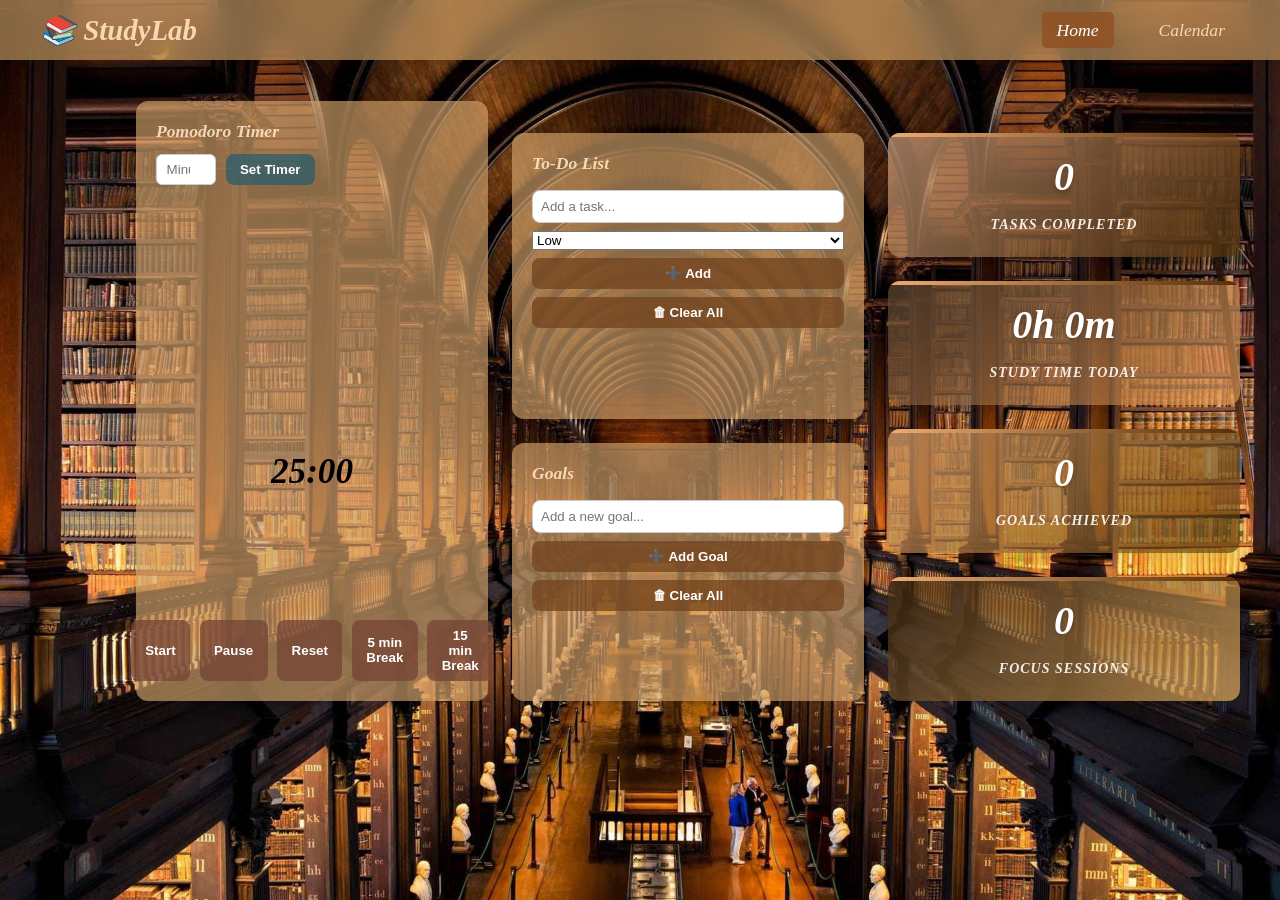
<file: index.html>
<!DOCTYPE html>
<html lang="en">
<head>
  <meta charset="utf-8" />
  <meta name="viewport" content="width=device-width,initial-scale=1" />
  <title>Study Dashboard</title>
  <link rel="stylesheet" href="dashb.css" />
</head>
<body>
  <div class="dashboard">
    <main class="main-content">
      <header>
        <button id="darkModeToggle" aria-label="Toggle dark mode">🌙</button>
      </header>

      <!-- Modern Navbar -->
  <nav class="navbar">
    <div class="nav-content">
      <div class="logo">
        <a href="index.html">📚 StudyLab</a>
      </div>
      <ul class="menu-list">
        <div class="icon cancel-btn">
          <i class="fas fa-times">×</i>
        </div>
        <li><a href="index.html" class="active">Home</a></li>
        <li><a href="calendar.html">Calendar</a></li>
      </ul>
      <div class="icon menu-btn">
        <i class="fas fa-bars">☰</i>
      </div>
    </div>
  </nav>

      <section class="cards-container">
        <!-- Pomodoro Timer Card -->
        <article class="card" id="pomodoroCard">
          <h2>Pomodoro Timer</h2>
          <div class="pomodoro-inputs">
            <input type="number" id="pomodoro-minutes" placeholder="Minutes" min="1" />
            <button id="setTimerBtn">Set Timer</button>
          </div>
          <div class="progress-ring-container">
            <svg class="progress-ring" width="120" height="120">
              <circle class="progress-ring__circle" stroke="#CDB599" stroke-width="8" fill="transparent" r="54" cx="60" cy="60"/>
            </svg>
            <div id="timer" aria-live="polite">25:00</div>
          </div>
          <div class="pomodoro-controls">
            <button id="startTimer">Start</button>
            <button id="pauseTimer">Pause</button>
            <button id="resetTimer">Reset</button>
            <button id="shortBreak">5 min Break</button>
            <button id="longBreak">15 min Break</button>
          </div>
        </article>

        <!-- Bottom Section for To-Do & Goals -->
        <section class="bottom-section">
          <!-- To-Do Box -->
          <article class="card todo-card">
            <h2>To-Do List</h2>
            <ul id="todo-list"></ul>
            <input type="text" id="todo-input" placeholder="Add a task..." />
            <select id="priority-select">
              <option value="low">Low </option>
              <option value="medium">Medium </option>
              <option value="high">High </option>
            </select>
            <button id="add-todo-btn">➕ Add</button>
            <button id="clear-todo-btn">🗑 Clear All</button>
          </article>

          <!-- Goals Box -->
          <article class="card goals-card">
            <h2>Goals</h2>
            <div id="goals-list"></div>
            <input type="text" id="goals-input" placeholder="Add a new goal..." />
            <button id="add-goal-btn">➕ Add Goal</button>
            <button id="clear-goal-btn">🗑 Clear All</button>
          </article>
        </section>

        <!-- Stats Section -->
      <section class="stats-section">
        <div class="card stat-card">
          <div class="stat-value" id="completed-tasks">0</div>
          <div class="stat-label">Tasks Completed</div>
        </div>
        <div class="card stat-card">
          <div class="stat-value" id="study-time">0h 0m</div>
          <div class="stat-label">Study Time Today</div>
        </div>
        <div class="card stat-card">
          <div class="stat-value" id="goals-achieved">0</div>
          <div class="stat-label">Goals Achieved</div>
        </div>
        <div class="card stat-card">
          <div class="stat-value" id="focus-sessions">0</div>
          <div class="stat-label">Focus Sessions</div>
        </div>
      </section>
    </main>
  </div>


  <script src="dashb.js"></script>
</body>
</html>
</file>
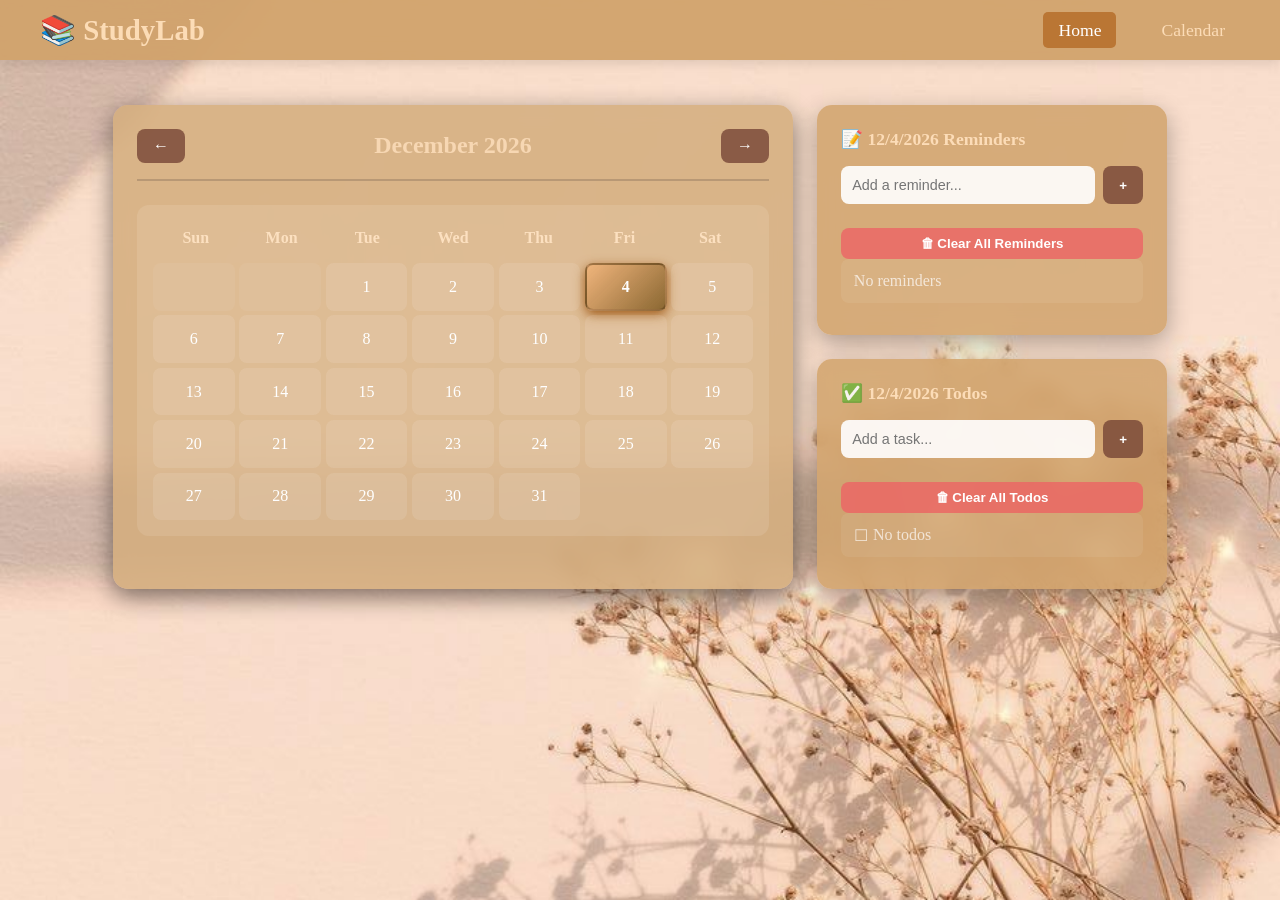
<file: calendar.html>
<!DOCTYPE html>
<html lang="en">
<head>
    <meta charset="UTF-8">
    <meta name="viewport" content="width=device-width, initial-scale=1.0">
    <title>Study Calendar</title>
    <link rel="stylesheet" href="calendar.css">
</head>
<body>

    <!-- Modern Navbar -->
  <nav class="navbar">
    <div class="nav-content">
      <div class="logo">
        <a href="index.html">📚 StudyLab</a>
      </div>
      <ul class="menu-list">
        <div class="icon cancel-btn">
          <i class="fas fa-times">×</i>
        </div>
        <li><a href="index.html" class="active">Home</a></li>
        <li><a href="calendar.html">Calendar</a></li>
      </ul>
      <div class="icon menu-btn">
        <i class="fas fa-bars">☰</i>
      </div>
    </div>
  </nav>

    <div class="container">
        <div class="calendar-container">
            <div class="calendar-header">
                <button id="prev-month" class="nav-btn">←</button>
                <h2 id="month-year">August 2024</h2>
                <button id="next-month" class="nav-btn">→</button>
            </div>
            
            
            <div class="calendar">
                <div class="day-names">
                    <span>Sun</span>
                    <span>Mon</span>
                    <span>Tue</span>
                    <span>Wed</span>
                    <span>Thu</span>
                    <span>Fri</span>
                    <span>Sat</span>
                </div>
                <div class="days" id="days">
                    <!-- JS will fill in the days here -->
                </div>
            </div>
        </div>

        <div class="side-panel">
            <div class="reminder-container card">
                <h3>📝 Today's Reminders</h3>
                <div class="reminder-input">
                    <input type="text" id="reminder-input" placeholder="Add a reminder...">
                    <button id="add-reminder" class="add-btn">+</button>
                </div>

                <button class="clear-btn" onclick="clearAllReminders()">🗑 Clear All Reminders</button>
                <ul id="reminder-list">
                    <!-- Reminders go here -->
                </ul>
            </div>


            <div class="todo-container card">
                <h3>✅ To Do List</h3>
                <div class="todo-input">
                    <input type="text" id="todo-input" placeholder="Add a task...">
                    <button id="add-todo" class="add-btn">+</button>
                </div>
                <button class="clear-btn" onclick="clearAllTodos()">🗑 Clear All Todos</button>
                <ul id="todo-list">
                    <!-- To-dos go here -->
                </ul>
            </div>
        </div>
    </div>

    <script src="calendar.js"></script>
</body>
</html>
</file>
<file: dashb.css>
/* ===== Reset ===== */
* { box-sizing: border-box; margin: 0; padding: 0; }

/* ===== Body & Background ===== */
body {
  font-family: fantasy;
  font-style: italic;
  min-height: 100vh;
  background-color: #000000;
  background-image: url('assets/images/study.jpg');
  background-size: cover;
  background-position: center;
  background-repeat: no-repeat;
  display: flex;
  justify-content: flex-start;
  align-items: flex-start;
  padding: 2rem;
}

/* ===== Dashboard Layout ===== */
.dashboard {
  width: 100%;
  max-width: 1200px;
  margin: 0 auto;
  position: relative;
}

/* ===== Header ===== */
header {
  display: flex;
  justify-content: space-between;
  align-items: center;
  margin-bottom: 2rem;
}

header h1 { font-size: 2rem; color: #d3ae79; }

#darkModeToggle {
  padding: 0.5rem 0.8rem;
  font-size: 1.1rem;
  cursor: pointer;
  border-radius: 8px;
  border: none;
  background: rgba(0,0,0,0.06);
}

/* Main content spacing */
.main-content { margin-left: 6rem; }

/* Cards */
.cards-container {
  display: grid;
  grid-template-columns: repeat(auto-fit, minmax(250px, 1fr));
  gap: 1.5rem;
}

/* Card styling */
.card {
  background: rgba(209, 163, 108, 0.654);
  border-radius: 12px;
  padding: 1.25rem;
  box-shadow: 0 8px 18px rgba(0,0,0,0.08);
  display: flex;
  flex-direction: column;
  gap: 0.75rem;
}

.card h2 { color: #ffe0bcec; font-size: 1.1rem; }

/* Pomodoro timer styling */
#timer {
  font-size: 2.2rem;
  font-weight: bold;
  text-align: center;
  padding: 0.6rem 0;
}

/* controls */
.pomodoro-controls {
  display: flex;
  justify-content: center;
  gap: 0.6rem;
}

.pomodoro-controls button {
  padding: 0.5rem 0.9rem;
  border-radius: 8px;
  border: none;
  cursor: pointer;
  background: #764535c2;
  color: rgb(255, 255, 255);
  font-weight: 600;
}

.pomodoro-controls button:active { transform: translateY(1px); }

/* Dark mode */
body.dark-mode {
  background-color: #11121a;
  color: #e6e6e6;
}

body.dark-mode .card {
  background: rgba(57, 34, 5, 0.742);
  box-shadow: 0 8px 18px rgba(0, 0, 0, 0.935);
}

body.dark-mode #darkModeToggle { 
  background: rgba(255,255,255,0.06); 
  color: #fff; 
}

body.dark-mode .pomodoro-controls button {
  padding: 0.5rem 0.9rem;
  border-radius: 8px;
  border: none;
  cursor: pointer;
  background: #1c0e02c0;
  color: rgb(255, 255, 255);
  font-weight: 600;
}

body.dark-mode .bottom-section button {
  padding: 0.5rem;
  border-radius: 8px;
  border: none;
  cursor: pointer;
  background-color: #1c0e02c0;
  color: white;
  font-weight: 600;
}

body.dark-mode .stat-card {
  background: linear-gradient(135deg, #2c1504bc, #814c13e8);
  border-radius: 12px;
  padding: 1.5rem;
  box-shadow: 0 8px 18px rgba(0,0,0,0.08);
  transition: all 0.3s ease;
  text-align: center;
  position: relative;
  overflow: hidden;
}

/* ===== Bottom Section (To-Do & Goals) ===== */
.bottom-section {
  display: flex;
  gap: 1.5rem;
  margin-top: 2rem;
  flex-wrap: wrap;
}

.bottom-section .card {
  flex: 1 1 300px;
  display: flex;
  flex-direction: column;
  gap: 0.5rem;
}

.bottom-section input[type="text"] {
  padding: 0.5rem;
  border-radius: 8px;
  border: 1px solid #ccc;
}

.bottom-section button {
  padding: 0.5rem;
  border-radius: 8px;
  border: none;
  cursor: pointer;
  background-color: #73431cc0;
  color: white;
  font-weight: 600;
}

.bottom-section button:active {
  transform: translateY(1px);
}

.bottom-section ul {
  list-style: none;
  padding-left: 0;
  max-height: 150px;
  overflow-y: auto;
}

.bottom-section li {
  padding: 0.3rem 0;
  display: flex;
  align-items: center;
  gap: 0.5rem;
}

/* ---- Buttons hover / active ---- */
button {
  transition: all 0.2s ease;
}

button:hover {
  transform: scale(1.05);
  box-shadow: 0 4px 15px rgba(0,0,0,0.2);
}

button:active {
  transform: scale(0.97);
}

/* ---- Pomodoro input ---- */
.pomodoro-inputs {
  display: flex;
  gap: 0.6rem;
  margin-bottom: 0.8rem;
}

.pomodoro-inputs input {
  width: 60px;
  padding: 0.4rem 0.6rem;
  border-radius: 6px;
  border: 1px solid #ccc;
}

/* ---- Goals card ---- */
.goals-container {
  display: flex;
  flex-direction: column;
  gap: 0.5rem;
}

.goal-item {
  background: linear-gradient(120deg, #f1dcbd, #d7973d);
  padding: 0.6rem 0.8rem;
  border-radius: 10px;
  margin-bottom: 0.5rem;
  display: flex;
  justify-content: space-between;
  align-items: center;
  font-weight: 500;
  transition: transform 0.15s ease, box-shadow 0.15s ease;
}

.goal-item:hover {
  transform: translateY(-2px);
  box-shadow: 0 6px 12px rgba(0,0,0,0.15);
}

.goal-item.done {
  opacity: 0.6;
  text-decoration: line-through;
}

.goal-item button {
  background: #CDB599;
  border: none;
  color: white;
  border-radius: 5px;
  cursor: pointer;
  padding: 0.2rem 0.5rem;
  transition: background 0.2s ease;
}

.goal-item button:hover {
  background: #a68967;
}

/* ---- Set Timer Button ---- */
#setTimerBtn {
  padding: 0.5rem 0.9rem;
  background: #1b5872a5;
  color: #fff;
  border: none;
  border-radius: 8px;
  font-weight: 600;
  cursor: pointer;
  transition: all 0.2s ease;
}

#setTimerBtn:hover {
  background: #a5a58d;
  transform: translateY(-2px) scale(1.05);
  box-shadow: 0 6px 12px rgba(0,0,0,0.15);
}

#setTimerBtn:active {
  transform: scale(0.97);
  box-shadow: 0 3px 6px rgba(0,0,0,0.1);
}

@keyframes pulse {
  0% { transform: scale(1); }
  50% { transform: scale(1.06); }
  100% { transform: scale(1); }
}

.progress-ring-container { 
  position: relative; 
  width: 120px; 
  height: 180px; 
  margin: auto; 
}

.progress-ring { 
  transform: rotate(-90deg); 
}

.progress-ring circle {
  stroke: #5a49dbcd;
  stroke-width: 10;
  fill: transparent;
  transition: stroke-dashoffset 0.35s;
  transform: rotate(-90deg);
  transform-origin: 50% 50%;
}

.priority-tag {
  padding: 0.2rem 0.5rem;
  border-radius: 4px;
  font-size: 0.75rem;
  font-weight: 600;
  margin-left: auto;
  color: white;
  text-transform: uppercase;
}

.priority-tag.high { background-color: #ed6565e8; }
.priority-tag.medium { background-color: #5ea3f3d6; }
.priority-tag.low { background-color: #67d96bcd; }

/* ===== Stats Section ===== */
.stats-section {
  display: grid;
  grid-template-columns: repeat(auto-fit, minmax(220px, 1fr));
  gap: 1.5rem;
  margin-top: 2rem;
}

.stat-card {
  background: linear-gradient(135deg, #cc9c79bc, #522f09be);
  border-radius: 12px;
  padding: 1.5rem;
  box-shadow: 0 8px 18px rgba(0,0,0,0.08);
  transition: all 0.3s ease;
  text-align: center;
  position: relative;
  overflow: hidden;
}

.stat-card::before {
  content: '';
  position: absolute;
  top: 0;
  left: 0;
  right: 0;
  height: 4px;
  background: linear-gradient(90deg, #edac70, #522f09);
}

.stat-card:nth-child(2) {
  background: linear-gradient(135deg, #5c4530b4, #e09957a5);
}

.stat-card:nth-child(3) {
  background: linear-gradient(135deg, #cd9663c5, #563a06ac);
}

.stat-card:nth-child(4) {
  background: linear-gradient(135deg, #3d260db8, #d6a35bc1);
}

.stat-card:hover {
  transform: translateY(-5px);
  box-shadow: 0 12px 25px rgba(0,0,0,0.15);
}

.stat-value {
  font-size: 2.5rem;
  font-weight: 800;
  color: white;
  margin-bottom: 0.5rem;
  text-shadow: 0 2px 4px rgba(0, 0, 0, 0.2);
  line-height: 1;
}

.stat-label {
  font-size: 0.875rem;
  color: rgba(255, 255, 255, 0.9);
  text-transform: uppercase;
  letter-spacing: 1px;
  font-weight: 600;
}

/* Dark mode adjustments for stats */
body.dark-mode .stat-card {
  box-shadow: 0 8px 18px rgba(0, 0, 0, 0.935);
}

/* Animation for stat updates */
.stat-value {
  transition: all 0.5s ease-in-out;
}

.stat-value.updated {
  animation: statPulse 0.6s ease-in-out;
}

@keyframes statPulse {
  0% { transform: scale(1); }
  50% { transform: scale(1.1); }
  100% { transform: scale(1); }
}

/* Icon version with icons */
.stat-card.with-icon {
  display: flex;
  flex-direction: column;
  align-items: center;
  justify-content: center;
}

.stat-icon {
  font-size: 2rem;
  margin-bottom: 1rem;
  opacity: 0.9;
}

/* Alternative minimalist design for stats */
.stat-card.minimalist {
  background: rgba(209, 163, 108, 0.654);
  border-left: 4px solid #5a49db;
}

body.dark-mode .stat-card.minimalist {
  background: rgba(74, 54, 6, 0.742);
  border-left-color: #7a6de0;
}

.stat-card.minimalist .stat-value {
  color: #ffe0bcec;
}

.stat-card.minimalist .stat-label {
  color: rgba(255, 255, 255, 0.8);
}

.stat-card.minimalist:nth-child(2) {
  border-left-color: #ff9a3d;
}

.stat-card.minimalist:nth-child(3) {
  border-left-color: #67d96b;
}

.stat-card.minimalist:nth-child(4) {
  border-left-color: #5ea3f3;
}

/* Responsive adjustments */
@media (max-width: 768px) {
  .stats-section {
    grid-template-columns: repeat(2, 1fr);
    gap: 1rem;
  }
  
  .stat-card {
    padding: 1.25rem;
  }
  
  .stat-value {
    font-size: 2rem;
  }
  
  .main-content {
    margin-left: 0;
  }
}

@media (max-width: 480px) {
  .stats-section {
    grid-template-columns: 1fr;
  }
  
  body {
    padding: 1rem;
  }
}
/* ===== Modern Navbar Styles ===== */
.navbar {
  position: fixed;
  top: 0;
  left: 0;
  width: 100%;
  padding: 0 20px;
  background: rgba(209, 164, 108, 0.615);
  box-shadow: 0 4px 10px rgba(0, 0, 0, 0.1);
  z-index: 1000;
  backdrop-filter: blur(10px);
}

.nav-content {
  max-width: 1200px;
  margin: 0 auto;
  display: flex;
  align-items: center;
  justify-content: space-between;
  height: 60px;
}

.logo a {
  font-size: 1.8rem;
  font-weight: 700;
  color: #ffe0bcec;
  text-decoration: none;
  display: flex;
  align-items: center;
  gap: 0.5rem;
}

.menu-list {
  display: flex;
  align-items: center;
  list-style: none;
}

.menu-list li {
  margin-left: 30px;
}

.menu-list li a {
  color: #ffe0bcec;
  text-decoration: none;
  font-size: 1.1rem;
  font-weight: 500;
  padding: 8px 15px;
  border-radius: 5px;
  transition: all 0.3s ease;
}

.menu-list li a:hover {
  background: rgba(140, 82, 31, 0.877);
  color: white;
}

.menu-list li a.active {
  background: rgba(144, 82, 37, 0.883);
  color: white;
}

.icon {
  color: #dfb382ec;
  font-size: 1.3rem;
  cursor: pointer;
  display: none;
}

.icon.cancel-btn {
  position: absolute;
  right: 30px;
  top: 20px;
}
/* ===== Responsive Navbar ===== */
@media (max-width: 768px) {
  .icon {
    display: block;
  }
  
  .menu-list {
    position: fixed;
    top: 0;
    left: -100%;
    height: 100vh;
    width: 100%;
    max-width: 400px;
    background: rgba(209, 163, 108, 0.98);
    display: block;
    padding: 40px 0;
    text-align: center;
    transition: all 0.3s ease;
  }
  
  .menu-list.active {
    left: 0%;
  }
  
  .menu-list li {
    margin-top: 25px;
  }
  
  .menu-list li a {
    font-size: 1.3rem;
    display: block;
    padding: 15px 0;
  }
  
  .icon.hide {
    display: none;
  }
}

@media (max-width: 480px) {
  .logo a {
    font-size: 1.5rem;
  }
  
  .nav-content {
    height: 50px;
  }
}
</file>
<file: calendar.css>
/* ===== Reset & Base Styles ===== */
* { 
    box-sizing: border-box; 
    margin: 0; 
    padding: 0; 
}

body { 
    font-family: fantasy;
    margin: 0;
    padding: 2rem;
    min-height: 100vh;
    background-color: #000000;
    background-image: url('assets/images/calendar-bg.jpg');
    background-size: cover;
    background-position: center;
    background-repeat: no-repeat;
    display: flex;
    justify-content: center;
    align-items: flex-start;
    color: #fff;
}

/* ===== Container Layout ===== */
.container {
    display: grid;
    grid-template-columns: 1fr 350px;
    gap: 1.5rem;
    width: 100%;
    max-width: 1200px;
    padding: 6%;
}

/* ===== Calendar Container ===== */
.calendar-container {
    background: rgba(212, 173, 125, 0.85);
    border-radius: 15px;
    padding: 1.5rem;
    box-shadow: 0 8px 25px rgba(0, 0, 0, 0.491);
    backdrop-filter: blur(10px);
}

.calendar-header {
    display: flex;
    justify-content: space-between;
    align-items: center;
    margin-bottom: 1.5rem;
    padding-bottom: 1rem;
    border-bottom: 2px solid rgba(52, 40, 40, 0.2);
}

.calendar-header h2 {
    color: #f8d9b6ec;
    font-size: 1.5rem;
    font-weight: 600;
}

.nav-btn {
    background: rgba(118, 69, 53, 0.8);
    border: none;
    color: white;
    padding: 0.5rem 1rem;
    border-radius: 8px;
    cursor: pointer;
    font-size: 1rem;
    font-weight: 600;
    transition: all 0.2s ease;
}

.nav-btn:hover {
    background: rgba(118, 69, 53, 1);
    transform: scale(1.05);
}

/* ===== Calendar Grid ===== */
.calendar {
    background: rgba(255, 255, 255, 0.1);
    border-radius: 12px;
    padding: 1rem;
}

.day-names {
    display: grid;
    grid-template-columns: repeat(7, 1fr);
    text-align: center;
    margin-bottom: 0.5rem;
    font-weight: 600;
    color: #ffe3c4ec;
}

.day-names span {
    padding: 0.5rem;
}

.days {
    display: grid;
    grid-template-columns: repeat(7, 1fr);
    gap: 0.3rem;
}

.days span {
    padding: 0.8rem 0.5rem;
    text-align: center;
    border-radius: 8px;
    cursor: pointer;
    transition: all 0.2s ease;
    background: rgba(255, 255, 255, 0.1);
    border: 2px solid transparent;
}

.days span:hover {
    background: rgba(255, 255, 255, 0.2);
    transform: translateY(-2px);
}

.days span.today {
    background: linear-gradient(135deg, #663b14, #e4b68b);
    color: rgb(239, 237, 237);
    font-weight: 600;
    border-color: #15120e;
}

.days span.other-month {
    color: rgba(255, 255, 255, 0.4);
    background: rgba(255, 255, 255, 0.05);
}

.days span.has-reminder::after {
    content: "•";
    color: #ff6b6b;
    position: absolute;
    top: 2px;
    right: 5px;
    font-size: 1.2rem;
}

.days span.has-todo::after {
    content: "•";
    color: #4ecdc4;
    position: absolute;
    top: 2px;
    right: 5px;
    font-size: 1.2rem;
}

/* ===== Side Panel ===== */
.side-panel {
    display: flex;
    flex-direction: column;
    gap: 1.5rem;
}

.card {
    background: rgba(209, 163, 108, 0.85);
    border-radius: 15px;
    padding: 1.5rem;
    box-shadow: 0 8px 25px rgba(0,0,0,0.3);
    backdrop-filter: blur(10px);
}

.card h3 {
    color: #ffe0bcec;
    margin-bottom: 1rem;
    font-size: 1.1rem;
    display: flex;
    align-items: center;
    gap: 0.5rem;
}

/* ===== Input Styles ===== */
.reminder-input,
.todo-input {
    display: flex;
    gap: 0.5rem;
    margin-bottom: 1rem;
}

.reminder-input input,
.todo-input input {
    flex: 1;
    padding: 0.7rem;
    border: none;
    border-radius: 8px;
    background: rgba(255, 255, 255, 0.9);
    font-size: 0.9rem;
}

.add-btn {
    background: rgba(118, 69, 53, 0.8);
    border: none;
    color: white;
    padding: 0.7rem 1rem;
    border-radius: 8px;
    cursor: pointer;
    font-weight: 600;
    transition: all 0.2s ease;
}

.add-btn:hover {
    background: rgba(118, 69, 53, 1);
    transform: scale(1.05);
}


/* ===== List Styles ===== */
#reminder-list,
#todo-list {
    list-style: none;
    max-height: 200px;
    overflow-y: auto;
}

#reminder-list li,
#todo-list li {
    background: rgba(255, 255, 255, 0.1);
    padding: 0.8rem;
    margin-bottom: 0.5rem;
    border-radius: 8px;
    display: flex;
    justify-content: space-between;
    align-items: center;
    transition: all 0.2s ease;
}

#reminder-list li:hover,
#todo-list li:hover {
    background: rgba(255, 255, 255, 0.2);
    transform: translateX(5px);
}

#todo-list li {
    position: relative;
    padding-left: 2rem;
}

#todo-list li::before {
    content: "☐";
    position: absolute;
    left: 0.8rem;
    top: 50%;
    transform: translateY(-50%);
}

#todo-list li.completed {
    opacity: 0.7;
    text-decoration: line-through;
}

#todo-list li.completed::before {
    content: "☑";
    color: #4ecdc4;
}

.delete-btn {
    background: rgba(237, 101, 101, 0.8);
    border: none;
    color: white;
    padding: 0.3rem 0.6rem;
    border-radius: 5px;
    cursor: pointer;
    font-size: 0.8rem;
    transition: all 0.2s ease;
}

.delete-btn:hover {
    background: rgba(237, 101, 101, 1);
    transform: scale(1.1);
}

/* ===== Dark Mode Support ===== */
body.dark-mode .calendar-container,
body.dark-mode .card {
    background: rgba(74, 54, 6, 0.85);
}

body.dark-mode .nav-btn,
body.dark-mode .add-btn {
    background: rgba(28, 14, 2, 0.8);
}

body.dark-mode .nav-btn:hover,
body.dark-mode .add-btn:hover {
    background: rgba(28, 14, 2, 1);
}

/* ===== Responsive Design ===== */
@media (max-width: 768px) {
    .container {
        grid-template-columns: 1fr;
        gap: 1rem;
    }
    
    body {
        padding: 1rem;
    }
    
    .calendar-header {
        flex-direction: column;
        gap: 1rem;
        text-align: center;
    }
}

/* Scrollbar Styling */
#reminder-list::-webkit-scrollbar,
#todo-list::-webkit-scrollbar {
    width: 6px;
}

#reminder-list::-webkit-scrollbar-track,
#todo-list::-webkit-scrollbar-track {
    background: rgba(255, 255, 255, 0.1);
    border-radius: 3px;
}

#reminder-list::-webkit-scrollbar-thumb,
#todo-list::-webkit-scrollbar-thumb {
    background: rgba(255, 255, 255, 0.3);
    border-radius: 3px;
}
/* ===== Modern Navbar Styles ===== */
.navbar {
  position: fixed;
  top: 0;
  left: 0;
  width: 100%;
  padding: 0 20px;
  background: rgba(209, 163, 108, 0.95);
  box-shadow: 0 4px 10px rgba(0, 0, 0, 0.1);
  z-index: 1000;
  backdrop-filter: blur(10px);
}

.nav-content {
  max-width: 1200px;
  margin: 0 auto;
  display: flex;
  align-items: center;
  justify-content: space-between;
  height: 60px;
}

.logo a {
  font-size: 1.8rem;
  font-weight: 700;
  color: #ffe0bcec;
  text-decoration: none;
  display: flex;
  align-items: center;
  gap: 0.5rem;
}

.menu-list {
  display: flex;
  align-items: center;
  list-style: none;
}

.menu-list li {
  margin-left: 30px;
}

.menu-list li a {
  color: #ffe0bcec;
  text-decoration: none;
  font-size: 1.1rem;
  font-weight: 500;
  padding: 8px 15px;
  border-radius: 5px;
  transition: all 0.3s ease;
}

.menu-list li a:hover {
  background: rgba(118, 69, 53, 0.8);
  color: white;
}

.menu-list li a.active {
  background: rgba(181, 106, 37, 0.8);
  color: white;
}

.icon {
  color: #ffe0bcec;
  font-size: 1.3rem;
  cursor: pointer;
  display: none;
}

.icon.cancel-btn {
  position: absolute;
  right: 30px;
  top: 20px;
}
/* ===== Responsive Navbar ===== */
@media (max-width: 768px) {
  .icon {
    display: block;
  }
  
  .menu-list {
    position: fixed;
    top: 0;
    left: -100%;
    height: 100vh;
    width: 100%;
    max-width: 400px;
    background: rgba(209, 163, 108, 0.98);
    display: block;
    padding: 40px 0;
    text-align: center;
    transition: all 0.3s ease;
  }
  
  .menu-list.active {
    left: 0%;
  }
  
  .menu-list li {
    margin-top: 25px;
  }
  
  .menu-list li a {
    font-size: 1.3rem;
    display: block;
    padding: 15px 0;
  }
  
  .icon.hide {
    display: none;
  }
}

@media (max-width: 480px) {
  .logo a {
    font-size: 1.5rem;
  }
  
  .nav-content {
    height: 50px;
  }
}
/* Add selected date styling */
.days span.selected {
    background: linear-gradient(135deg, #f4b376d0, #684409b2);
    color: white;
    font-weight: 600;
    border: 2px solid #4325074f;
    box-shadow: 0 4px 12px rgba(156, 84, 16, 0.903);
}

/* Update the day element positioning for indicators */
.days span {
    position: relative;
    padding: 0.8rem 0.5rem;
    text-align: center;
    border-radius: 8px;
    cursor: pointer;
    transition: all 0.2s ease;
    background: rgba(255, 255, 255, 0.1);
    border: 2px solid transparent;
}

/* Clear buttons styling */
.clear-btn {
    background: rgba(237, 101, 101, 0.8);
    border: none;
    color: white;
    padding: 0.5rem 1rem;
    border-radius: 8px;
    cursor: pointer;
    font-weight: 600;
    transition: all 0.2s ease;
    margin-top: 0.5rem;
    width: 100%;
}

.clear-btn:hover {
    background: rgba(237, 101, 101, 1);
    transform: scale(1.02);
}
</file>
